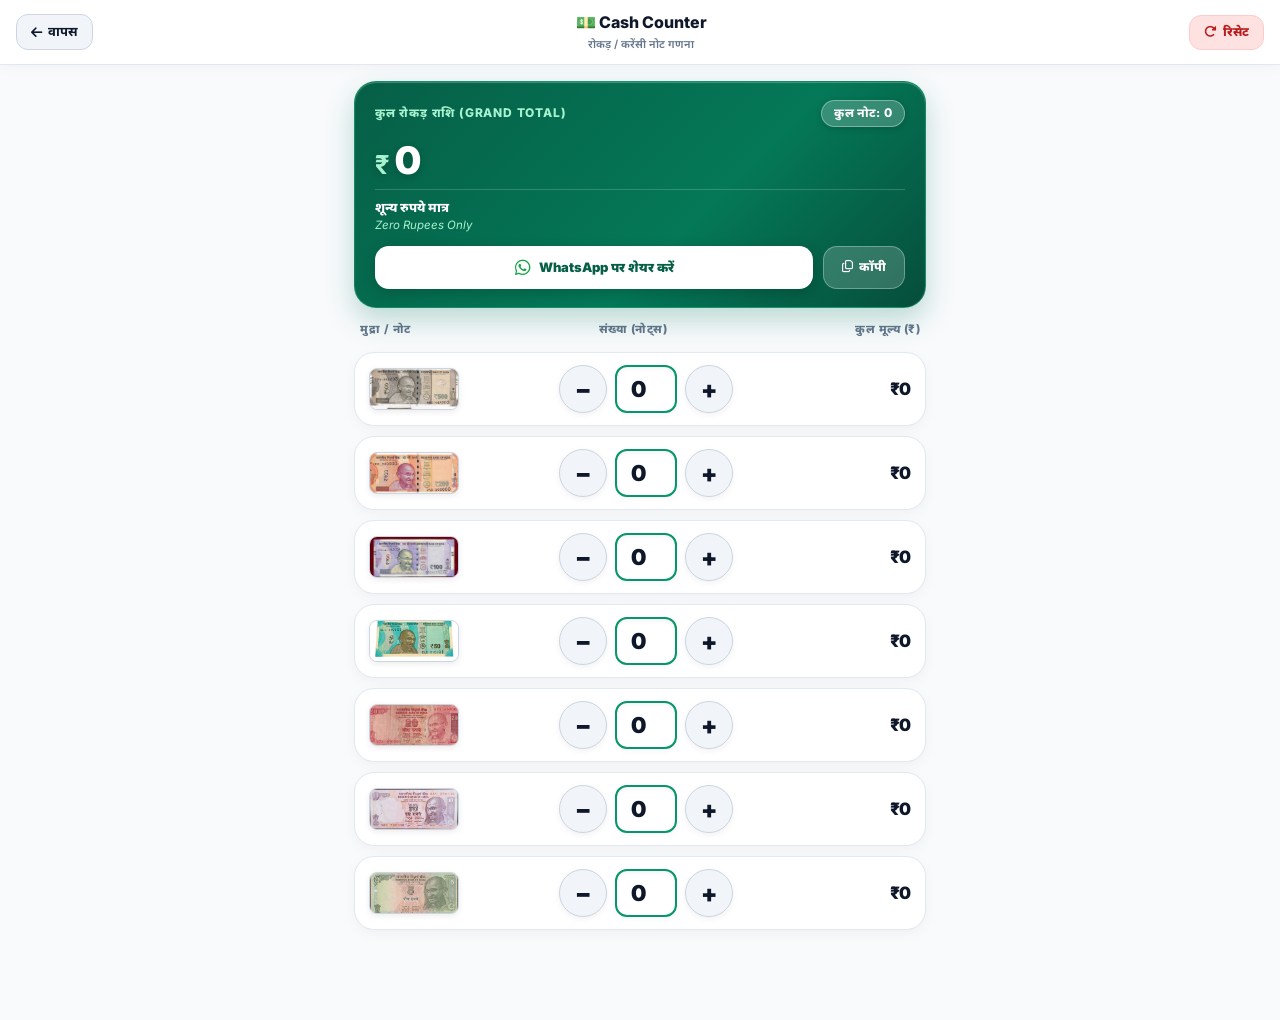
<file: cash-counter.html>
<!DOCTYPE html>
<html lang="hi">
<head>
  <meta charset="UTF-8">
  <meta name="viewport" content="width=device-width, initial-scale=1.0, maximum-scale=1.0, user-scalable=no">
  <title>Cash Counter - रोकड़ गणना | युवा शक्ति ग्रुप</title>
  
  <meta name="apple-mobile-web-app-capable" content="yes">
  <meta name="apple-mobile-web-app-status-bar-style" content="default">
  <meta name="theme-color" content="#ffffff">
  
  <link rel="stylesheet" href="https://cdnjs.cloudflare.com/ajax/libs/font-awesome/6.4.2/css/all.min.css">
  <link rel="preconnect" href="https://fonts.googleapis.com">
  <link rel="preconnect" href="https://fonts.gstatic.com" crossorigin>
  <link href="https://fonts.googleapis.com/css2?family=Inter:wght@400;500;600;700;800;900&family=Noto+Sans+Devanagari:wght@400;500;600;700;800;900&display=swap" rel="stylesheet">
  <script src="notes_data.js"></script>
  
  <style>
    * { box-sizing: border-box; margin: 0; padding: 0; font-family: 'Inter', 'Noto Sans Devanagari', -apple-system, sans-serif; -webkit-tap-highlight-color: transparent; }
    
    body {
      background: #f8fafc;
      color: #0f172a;
      min-height: 100vh;
      display: flex;
      flex-direction: column;
      overflow-x: hidden;
      -webkit-font-smoothing: antialiased;
    }

    /* Top Sticky Header Bar (Clean White) */
    .header {
      position: sticky;
      top: 0;
      z-index: 100;
      background: rgba(255, 255, 255, 0.96);
      backdrop-filter: blur(20px);
      -webkit-backdrop-filter: blur(20px);
      border-bottom: 1px solid #e2e8f0;
      padding: 12px 16px;
      display: flex;
      justify-content: space-between;
      align-items: center;
      box-shadow: 0 2px 12px rgba(0, 0, 0, 0.04);
    }
    .back-btn {
      border: 1px solid #cbd5e1;
      background: #f1f5f9;
      color: #0f172a;
      padding: 8px 14px;
      border-radius: 12px;
      font-weight: 700;
      font-size: 13px;
      cursor: pointer;
      display: flex;
      align-items: center;
      gap: 6px;
      text-decoration: none;
      transition: transform 0.15s ease, background 0.15s ease;
    }
    .back-btn:active {
      transform: scale(0.95);
      background: #e2e8f0;
    }
    .reset-btn {
      border: 1px solid #fecaca;
      background: #fee2e2;
      color: #b91c1c;
      padding: 8px 14px;
      border-radius: 12px;
      font-weight: 800;
      font-size: 12.5px;
      cursor: pointer;
      display: flex;
      align-items: center;
      gap: 6px;
      transition: transform 0.15s ease, background 0.15s ease;
    }
    .reset-btn:active {
      transform: scale(0.95);
      background: #fca5a5;
    }

    .container {
      padding: 16px 14px 90px 14px;
      max-width: 600px;
      margin: 0 auto;
      width: 100%;
      display: flex;
      flex-direction: column;
      gap: 14px;
    }

    /* Grand Total Emerald Panel */
    .grand-total-card {
      background: linear-gradient(135deg, #065f46 0%, #047857 60%, #064e3b 100%);
      border: 1.5px solid rgba(52, 211, 153, 0.35);
      border-radius: 22px;
      padding: 18px 20px;
      box-shadow: 0 12px 28px rgba(4, 120, 87, 0.25), inset 0 1px 1px rgba(255, 255, 255, 0.25);
      position: relative;
      overflow: hidden;
    }
    .total-title {
      font-size: 12px;
      color: #a7f3d0;
      font-weight: 800;
      text-transform: uppercase;
      letter-spacing: 0.8px;
    }
    .notes-count-badge {
      background: rgba(255, 255, 255, 0.2);
      border: 1px solid rgba(255, 255, 255, 0.35);
      color: #ffffff;
      padding: 4px 12px;
      border-radius: 9999px;
      font-size: 12px;
      font-weight: 800;
      letter-spacing: 0.2px;
      box-shadow: 0 2px 6px rgba(0, 0, 0, 0.15);
    }
    .grand-amount-wrap {
      margin: 10px 0 6px 0;
      font-size: 38px;
      font-weight: 900;
      letter-spacing: -0.5px;
      display: flex;
      align-items: baseline;
      gap: 6px;
      color: #ffffff;
      text-shadow: 0 2px 8px rgba(0, 0, 0, 0.2);
    }

    /* Giant Counter Row Card (Clean White) */
    .counter-row {
      background: #ffffff;
      border: 1.5px solid #e2e8f0;
      border-radius: 20px;
      padding: 12px 14px;
      display: flex;
      align-items: center;
      justify-content: space-between;
      gap: 8px;
      box-shadow: 0 4px 14px rgba(0, 0, 0, 0.04);
      transition: transform 0.15s ease, border-color 0.15s ease, box-shadow 0.15s ease;
    }
    .counter-row:focus-within {
      border-color: #059669;
      box-shadow: 0 6px 18px rgba(5, 150, 105, 0.12);
    }

    /* Miniature Banknote Graphic Container */
    .note-thumb-wrap {
      width: 90px;
      height: 42px;
      border-radius: 8px;
      overflow: hidden;
      flex-shrink: 0;
      border: 1.5px solid #cbd5e1;
      box-shadow: 0 2px 6px rgba(0, 0, 0, 0.08);
      background: #f8fafc;
      display: flex;
      align-items: center;
      justify-content: center;
    }
    .banknote-img {
      width: 100%;
      height: 100%;
      object-fit: cover;
      display: block;
    }

    /* Oversized Touch-Friendly Controls */
    .controls-wrap {
      display: flex;
      align-items: center;
      gap: 8px;
      flex-shrink: 0;
    }
    .giant-step-btn {
      width: 48px;
      height: 48px;
      min-width: 48px;
      min-height: 48px;
      border-radius: 50%;
      border: 1.8px solid #cbd5e1;
      background: #f1f5f9;
      color: #0f172a;
      font-size: 24px;
      font-weight: 900;
      cursor: pointer;
      display: flex;
      align-items: center;
      justify-content: center;
      box-shadow: 0 2px 6px rgba(0, 0, 0, 0.06);
      transition: transform 0.1s ease, background 0.1s ease, box-shadow 0.1s ease;
      touch-action: manipulation;
      user-select: none;
    }
    .giant-step-btn:active {
      transform: scale(0.92);
      background: #e2e8f0;
      box-shadow: 0 1px 3px rgba(0, 0, 0, 0.1);
    }

    /* High-contrast White Quantity Box with Emerald Border */
    .quantity-box {
      width: 62px;
      height: 48px;
      border-radius: 12px;
      background: #ffffff;
      color: #0f172a;
      font-size: 22px;
      font-weight: 900;
      text-align: center;
      border: 2.2px solid #059669;
      outline: none;
      box-shadow: inset 0 2px 4px rgba(0, 0, 0, 0.05), 0 2px 6px rgba(0, 0, 0, 0.04);
      transition: border-color 0.15s ease, box-shadow 0.15s ease;
    }
    .quantity-box:focus {
      border-color: #047857;
      box-shadow: 0 0 0 3px rgba(5, 150, 105, 0.2);
    }

    /* Right Calculated Total */
    .row-total-val {
      min-width: 78px;
      text-align: right;
      font-weight: 900;
      font-size: 17px;
      color: #0f172a;
      flex-shrink: 0;
      letter-spacing: -0.3px;
    }

    /* Table Column Header */
    .table-header {
      display: flex;
      justify-content: space-between;
      align-items: center;
      padding: 0 6px;
      font-size: 11.5px;
      font-weight: 800;
      color: #64748b;
      text-transform: uppercase;
      letter-spacing: 0.5px;
    }

    #toast {
      position: fixed;
      bottom: 24px;
      left: 50%;
      transform: translateX(-50%);
      background: rgba(15, 23, 42, 0.95);
      border: 1px solid rgba(255, 255, 255, 0.15);
      color: white;
      padding: 10px 20px;
      border-radius: 30px;
      font-size: 13px;
      font-weight: 700;
      display: none;
      z-index: 1000;
      box-shadow: 0 10px 25px rgba(0, 0, 0, 0.25);
    }

    @media (max-width: 380px) {
      .note-thumb-wrap { width: 75px; height: 36px; }
      .giant-step-btn { width: 42px; height: 42px; min-width: 42px; min-height: 42px; font-size: 20px; }
      .quantity-box { width: 54px; height: 42px; font-size: 20px; }
      .row-total-val { font-size: 15px; min-width: 66px; }
      .grand-amount-wrap { font-size: 32px; }
    }
  </style>
</head>
<body>

  <!-- Top Sticky Header Bar -->
  <div class="header">
    <a href="index.html" class="back-btn">
      <i class="fa-solid fa-arrow-left"></i> <span>वापस</span>
    </a>
    <div style="text-align:center;">
      <h3 style="margin:0; font-size:16px; font-weight:800; color:#0f172a; display:flex; align-items:center; justify-content:center; gap:6px;">
        <span>💵 Cash Counter</span>
      </h3>
      <span style="font-size:11px; color:#64748b; font-weight:600;">रोकड़ / करेंसी नोट गणना</span>
    </div>
    <button onclick="resetAll()" class="reset-btn">
      <i class="fa-solid fa-rotate-right"></i> <span>रिसेट</span>
    </button>
  </div>

  <div class="container">
    <!-- Grand Total Emerald Panel -->
    <div class="grand-total-card">
      <div style="display:flex; justify-content:space-between; align-items:center;">
        <span class="total-title">कुल रोकड़ राशि (GRAND TOTAL)</span>
        <span id="totalNotesBadge" class="notes-count-badge">कुल नोट: 0</span>
      </div>
      <div class="grand-amount-wrap">
        <span style="font-size:26px; font-weight:700; color:#a7f3d0;">₹</span>
        <span id="grandTotalDisplay">0</span>
      </div>
      
      <!-- Number to Words Display -->
      <div style="border-top:1px solid rgba(255,255,255,0.18); padding-top:8px; margin-top:6px;">
        <div id="wordsHindi" style="font-size:13px; font-weight:800; color:#ffffff; line-height:1.4;">शून्य रुपये मात्र</div>
        <div id="wordsEnglish" style="font-size:11.5px; color:#a7f3d0; font-style:italic; margin-top:2px;">Zero Rupees Only</div>
      </div>

      <!-- Action Buttons -->
      <div style="display:flex; gap:10px; margin-top:14px;">
        <button onclick="shareWA()" style="flex:1; border:none; background:#ffffff; color:#065f46; padding:12px; border-radius:14px; font-weight:900; font-size:13px; cursor:pointer; display:flex; align-items:center; justify-content:center; gap:8px; box-shadow:0 4px 14px rgba(0,0,0,0.18);">
          <i class="fa-brands fa-whatsapp" style="font-size:18px; color:#16a34a;"></i> <span>WhatsApp पर शेयर करें</span>
        </button>
        <button onclick="copySummary()" style="border:1px solid rgba(255,255,255,0.3); background:rgba(255,255,255,0.18); color:#ffffff; padding:12px 18px; border-radius:14px; font-weight:800; font-size:12.5px; cursor:pointer; display:flex; align-items:center; gap:6px;">
          <i class="fa-regular fa-copy"></i> <span>कॉपी</span>
        </button>
      </div>
    </div>

    <!-- Table Header Labels -->
    <div class="table-header">
      <span>मुद्रा / नोट</span>
      <span style="text-align:center;">संख्या (नोट्स)</span>
      <span style="text-align:right;">कुल मूल्य (₹)</span>
    </div>

    <!-- Giant Counter Rows (White Cards) -->
    <div style="display:flex; flex-direction:column; gap:10px;">

      <!-- ₹500 -->
      <div class="counter-row">
        <div class="note-thumb-wrap">
          <img id="img_500" alt="₹500" class="banknote-img">
        </div>
        <div class="controls-wrap">
          <button type="button" class="giant-step-btn" onclick="step(500, -1)">−</button>
          <input type="number" id="in_500" value="0" min="0" oninput="calc()" class="quantity-box">
          <button type="button" class="giant-step-btn" onclick="step(500, 1)">+</button>
        </div>
        <div class="row-total-val">₹<span id="row_500">0</span></div>
      </div>

      <!-- ₹200 -->
      <div class="counter-row">
        <div class="note-thumb-wrap">
          <img id="img_200" alt="₹200" class="banknote-img">
        </div>
        <div class="controls-wrap">
          <button type="button" class="giant-step-btn" onclick="step(200, -1)">−</button>
          <input type="number" id="in_200" value="0" min="0" oninput="calc()" class="quantity-box">
          <button type="button" class="giant-step-btn" onclick="step(200, 1)">+</button>
        </div>
        <div class="row-total-val">₹<span id="row_200">0</span></div>
      </div>

      <!-- ₹100 -->
      <div class="counter-row">
        <div class="note-thumb-wrap">
          <img id="img_100" alt="₹100" class="banknote-img">
        </div>
        <div class="controls-wrap">
          <button type="button" class="giant-step-btn" onclick="step(100, -1)">−</button>
          <input type="number" id="in_100" value="0" min="0" oninput="calc()" class="quantity-box">
          <button type="button" class="giant-step-btn" onclick="step(100, 1)">+</button>
        </div>
        <div class="row-total-val">₹<span id="row_100">0</span></div>
      </div>

      <!-- ₹50 -->
      <div class="counter-row">
        <div class="note-thumb-wrap">
          <img id="img_50" alt="₹50" class="banknote-img">
        </div>
        <div class="controls-wrap">
          <button type="button" class="giant-step-btn" onclick="step(50, -1)">−</button>
          <input type="number" id="in_50" value="0" min="0" oninput="calc()" class="quantity-box">
          <button type="button" class="giant-step-btn" onclick="step(50, 1)">+</button>
        </div>
        <div class="row-total-val">₹<span id="row_50">0</span></div>
      </div>

      <!-- ₹20 -->
      <div class="counter-row">
        <div class="note-thumb-wrap">
          <img id="img_20" alt="₹20" class="banknote-img">
        </div>
        <div class="controls-wrap">
          <button type="button" class="giant-step-btn" onclick="step(20, -1)">−</button>
          <input type="number" id="in_20" value="0" min="0" oninput="calc()" class="quantity-box">
          <button type="button" class="giant-step-btn" onclick="step(20, 1)">+</button>
        </div>
        <div class="row-total-val">₹<span id="row_20">0</span></div>
      </div>

      <!-- ₹10 -->
      <div class="counter-row">
        <div class="note-thumb-wrap">
          <img id="img_10" alt="₹10" class="banknote-img">
        </div>
        <div class="controls-wrap">
          <button type="button" class="giant-step-btn" onclick="step(10, -1)">−</button>
          <input type="number" id="in_10" value="0" min="0" oninput="calc()" class="quantity-box">
          <button type="button" class="giant-step-btn" onclick="step(10, 1)">+</button>
        </div>
        <div class="row-total-val">₹<span id="row_10">0</span></div>
      </div>

      <!-- ₹5 -->
      <div class="counter-row">
        <div class="note-thumb-wrap">
          <img id="img_5" alt="₹5" class="banknote-img">
        </div>
        <div class="controls-wrap">
          <button type="button" class="giant-step-btn" onclick="step(5, -1)">−</button>
          <input type="number" id="in_5" value="0" min="0" oninput="calc()" class="quantity-box">
          <button type="button" class="giant-step-btn" onclick="step(5, 1)">+</button>
        </div>
        <div class="row-total-val">₹<span id="row_5">0</span></div>
      </div>

    </div>
  </div>

  <div id="toast"></div>

  <script>
    const DENOMS = [500, 200, 100, 50, 20, 10, 5];

    // Populate images from window.NOTE_IMAGES or fallback
    function initNoteImages() {
      DENOMS.forEach(d => {
        const el = document.getElementById(`img_${d}`);
        if (el) {
          if (window.NOTE_IMAGES && window.NOTE_IMAGES[d]) {
            el.src = window.NOTE_IMAGES[d];
          } else {
            el.src = `notes/note_${d}.webp`;
            el.onerror = function() {
              this.src = `assets/notes/note_${d}.webp`;
            };
          }
        }
      });
    }

    if (document.readyState === "loading") {
      document.addEventListener("DOMContentLoaded", initNoteImages);
    } else {
      initNoteImages();
    }

    function showToast(msg) {
      const t = document.getElementById("toast");
      t.innerText = msg;
      t.style.display = "block";
      setTimeout(() => { t.style.display = "none"; }, 2500);
    }

    function step(denom, change) {
      const el = document.getElementById(`in_${denom}`);
      let v = parseInt(el.value, 10) || 0;
      v = Math.max(0, v + change);
      el.value = v;
      calc();
    }

    function calc() {
      let total = 0;
      let notes = 0;

      DENOMS.forEach(d => {
        const cnt = parseInt(document.getElementById(`in_${d}`).value, 10) || 0;
        const sub = d * cnt;
        total += sub;
        notes += cnt;
        document.getElementById(`row_${d}`).innerText = sub.toLocaleString('en-IN');
      });

      document.getElementById("grandTotalDisplay").innerText = total.toLocaleString('en-IN');
      document.getElementById("totalNotesBadge").innerText = `कुल नोट: ${notes.toLocaleString('en-IN')}`;
      document.getElementById("wordsHindi").innerText = numToWordsHindi(total);
      document.getElementById("wordsEnglish").innerText = numToWordsEnglish(total);
    }

    function resetAll() {
      DENOMS.forEach(d => { document.getElementById(`in_${d}`).value = 0; });
      calc();
      showToast("🔄 रिसेट हो गया");
    }

    function numToWordsHindi(num) {
      if (!num || num <= 0) return "शून्य रुपये मात्र";
      const ones = ["", "एक", "दो", "तीन", "चार", "पाँच", "छह", "सात", "आठ", "नौ", "दस",
        "ग्यारह", "बारह", "तेरह", "चौदह", "पंद्रह", "सोलह", "सत्रह", "अठारह", "उन्नीस", "बीस",
        "इक्कीस", "बाईस", "तेईस", "चौबीस", "पच्चीस", "छब्बीस", "सत्ताईस", "अट्ठाइस", "उनतीस", "तीस",
        "इकत्तीस", "बत्तीस", "तैंतीस", "चौंतीस", "पैंतीस", "छत्तीस", "सैंतीस", "अड़तीस", "उनतालीस", "चालीस",
        "इकतालीस", "बयालीस", "तैंतालीस", "चवालीस", "पैंतालीस", "छियालीस", "सैंतालीस", "अड़तालीस", "उनचास", "पचास",
        "इक्यावन", "बावन", "तिरेपन", "चौवन", "पचपन", "छप्पन", "सत्तावन", "अट्ठावन", "उनसठ", "साठ",
        "इकसठ", "बासठ", "तिरेसठ", "चौंसठ", "पैंसठ", "छियासठ", "सरसठ", "अड़सठ", "उनहत्तर", "सत्तर",
        "इकहत्तर", "बहत्तर", "तिहत्तर", "चौहत्तर", "पचहत्तर", "छिहत्तर", "सतहत्तर", "अठहत्तर", "उन्नासी", "अस्सी",
        "इक्यासी", "बयासी", "तिरासी", "चौरासी", "पचासी", "छियासी", "सत्तासी", "अट्ठासी", "नवासी", "नब्बे",
        "इक्यानवे", "बानवे", "तिरानवे", "चौरानवे", "पंचानवे", "छियानवे", "सत्तानवे", "अट्ठानवे", "निन्यानवे"];

      let words = "";
      const cr = Math.floor(num / 10000000); num %= 10000000;
      const lk = Math.floor(num / 100000); num %= 100000;
      const th = Math.floor(num / 1000); num %= 1000;
      const hu = Math.floor(num / 100); num %= 100;
      const rem = num;

      if (cr > 0) words += (ones[cr] || cr) + " करोड़ ";
      if (lk > 0) words += (ones[lk] || lk) + " लाख ";
      if (th > 0) words += (ones[th] || th) + " हजार ";
      if (hu > 0) words += (ones[hu] || hu) + " सौ ";
      if (rem > 0) words += (ones[rem] || rem) + " ";
      return words.trim() + " रुपये मात्र";
    }

    function numToWordsEnglish(num) {
      if (!num || num <= 0) return "Zero Rupees Only";
      const a = ["", "One", "Two", "Three", "Four", "Five", "Six", "Seven", "Eight", "Nine", "Ten", "Eleven", "Twelve", "Thirteen", "Fourteen", "Fifteen", "Sixteen", "Seventeen", "Eighteen", "Nineteen"];
      const b = ["", "", "Twenty", "Thirty", "Forty", "Fifty", "Sixty", "Seventy", "Eighty", "Ninety"];
      function inWords(n) {
        if (n < 20) return a[n];
        const digit = n % 10;
        return b[Math.floor(n / 10)] + (digit ? " " + a[digit] : "");
      }
      let str = "";
      const cr = Math.floor(num / 10000000); num %= 10000000;
      const lk = Math.floor(num / 100000); num %= 100000;
      const th = Math.floor(num / 1000); num %= 1000;
      const hu = Math.floor(num / 100); num %= 100;
      const rem = num;
      if (cr > 0) str += inWords(cr) + " Crore ";
      if (lk > 0) str += inWords(lk) + " Lakh ";
      if (th > 0) str += inWords(th) + " Thousand ";
      if (hu > 0) str += inWords(hu) + " Hundred ";
      if (rem > 0) str += inWords(rem) + " ";
      return str.trim() + " Rupees Only";
    }

    function getSummary() {
      let lines = [];
      let total = 0;
      let notes = 0;
      DENOMS.forEach(d => {
        const cnt = parseInt(document.getElementById(`in_${d}`).value, 10) || 0;
        if (cnt > 0) {
          const sub = d * cnt;
          total += sub;
          notes += cnt;
          lines.push(`₹${d} × ${cnt} = ₹${sub.toLocaleString('en-IN')}`);
        }
      });
      const today = new Date().toLocaleDateString('hi-IN', { day: 'numeric', month: 'long', year: 'numeric' });
      return `💵 *युवा शक्ति ग्रुप • कैश काउंटर (रोकड़ गणना)* 💵\n📅 दिनांक: ${today}\n━━━━━━━━━━━━━━━━━━━━\n${lines.length ? lines.join('\n') : 'कोई नोट दर्ज नहीं'}\n━━━━━━━━━━━━━━━━━━━━\n🔢 *कुल नोट / सिक्के:* ${notes}\n💰 *कुल रोकड़ राशि:* ₹${total.toLocaleString('en-IN')}/-\n📝 *शब्दों में:* ${numToWordsHindi(total)}\n(${numToWordsEnglish(total)})\n━━━━━━━━━━━━━━━━━━━━\nयुवा शक्ति ग्रुप (भाटी परिवार • कुचेरा)`;
    }

    function shareWA() {
      const txt = getSummary();
      window.open(`https://api.whatsapp.com/send?text=${encodeURIComponent(txt)}`, "_blank");
    }

    function copySummary() {
      const txt = getSummary();
      if (navigator.clipboard && navigator.clipboard.writeText) {
        navigator.clipboard.writeText(txt).then(() => showToast("✅ विवरण कॉपी हो गया!"));
      } else {
        showToast("कॉपी समर्थित नहीं है");
      }
    }
  </script>
</body>
</html>
</file>
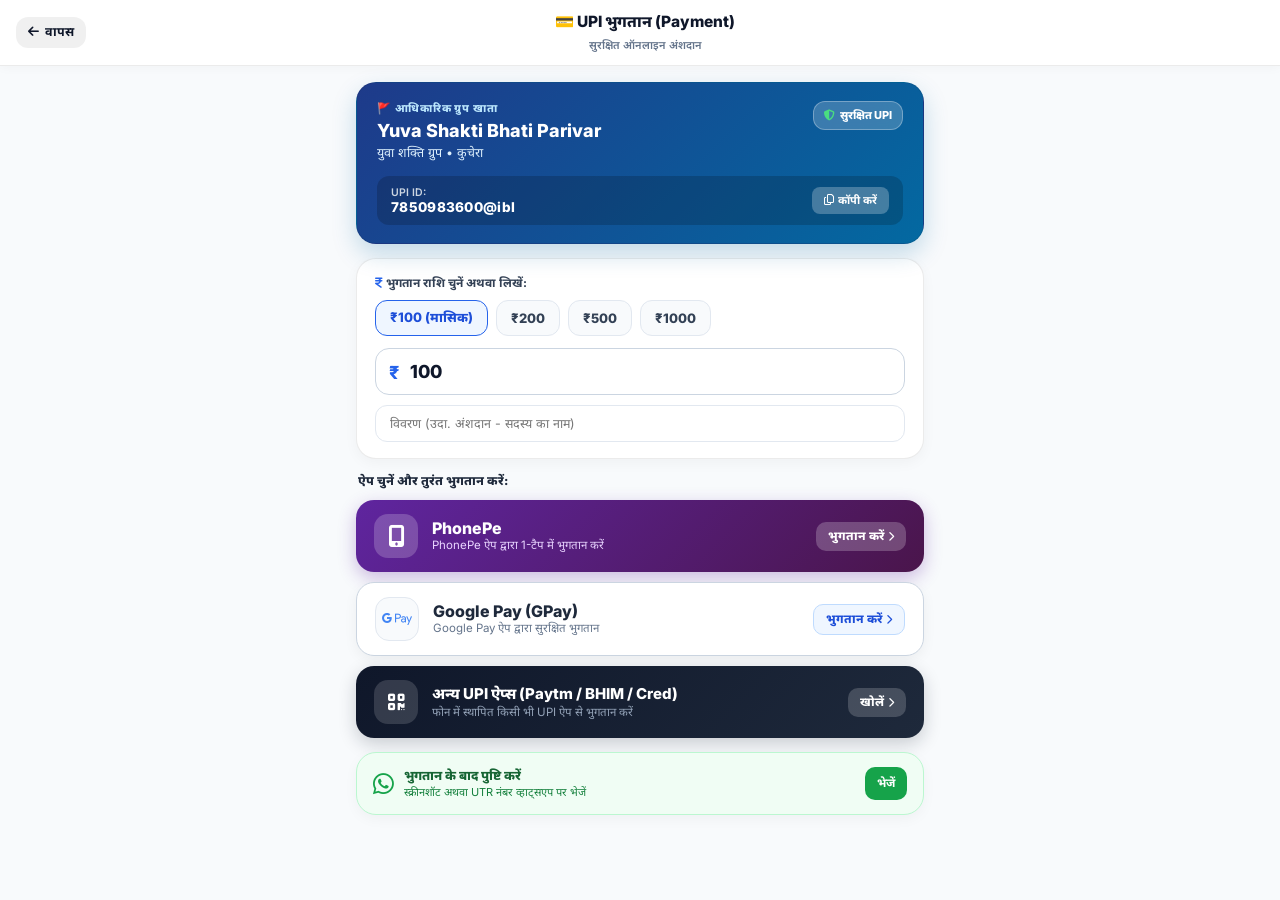
<file: payment-methods.html>
<!DOCTYPE html>
<html lang="hi">
<head>
  <meta charset="UTF-8">
  <meta name="viewport" content="width=device-width, initial-scale=1.0, maximum-scale=1.0, user-scalable=no">
  <title>UPI भुगतान - युवा शक्ति ग्रुप</title>
  
  <meta name="apple-mobile-web-app-capable" content="yes">
  <meta name="apple-mobile-web-app-status-bar-style" content="black-translucent">
  <meta name="theme-color" content="#1e40af">
  
  <link rel="stylesheet" href="https://cdnjs.cloudflare.com/ajax/libs/font-awesome/6.4.2/css/all.min.css">
  <link rel="preconnect" href="https://fonts.googleapis.com">
  <link rel="preconnect" href="https://fonts.gstatic.com" crossorigin>
  <link href="https://fonts.googleapis.com/css2?family=Inter:wght@400;500;600;700;800;900&family=Noto+Sans+Devanagari:wght@400;500;600;700;800&display=swap" rel="stylesheet">
  
  <style>
    * { box-sizing: border-box; margin: 0; padding: 0; font-family: 'Inter', 'Noto Sans Devanagari', -apple-system, sans-serif; }
    body { background: #f8fafc; color: #0f172a; min-height: 100vh; display: flex; flex-direction: column; }
    .header { position: sticky; top: 0; z-index: 100; background: rgba(255, 255, 255, 0.95); backdrop-filter: blur(20px); -webkit-backdrop-filter: blur(20px); border-bottom: 1px solid rgba(0, 0, 0, 0.08); padding: 12px 16px; display: flex; justify-content: space-between; align-items: center; box-shadow: 0 2px 10px rgba(0,0,0,0.03); }
    .back-btn { border: none; background: rgba(0,0,0,0.06); color: #0f172a; padding: 7px 12px; border-radius: 12px; font-weight: 700; font-size: 12.5px; cursor: pointer; display: flex; align-items: center; gap: 6px; text-decoration: none; }
    .container { padding: 16px 16px 80px 16px; max-width: 600px; margin: 0 auto; width: 100%; display: flex; flex-direction: column; gap: 14px; }
    .card { background: white; border-radius: 20px; border: 1px solid rgba(0,0,0,0.08); box-shadow: 0 4px 14px rgba(0,0,0,0.04); }
    .pill-btn { border: 1.5px solid #e2e8f0; background: #f8fafc; color: #334155; padding: 8px 14px; border-radius: 12px; font-weight: 800; font-size: 13px; cursor: pointer; transition: all 0.15s ease; }
    .pill-btn.active { border-color: #2563eb; background: #eff6ff; color: #1d4ed8; }
    .pay-btn { cursor: pointer; border-radius: 18px; padding: 14px 18px; display: flex; justify-content: space-between; align-items: center; transition: transform 0.15s ease; user-select: none; }
    .pay-btn:active { transform: scale(0.97); }
    #toast { position: fixed; bottom: 24px; left: 50%; transform: translateX(-50%); background: rgba(15,23,42,0.92); color: white; padding: 10px 18px; border-radius: 30px; font-size: 13px; font-weight: 700; display: none; z-index: 1000; box-shadow: 0 8px 20px rgba(0,0,0,0.2); }
  </style>
</head>
<body>

  <!-- Top Header -->
  <div class="header">
    <a href="index.html" class="back-btn">
      <i class="fa-solid fa-arrow-left"></i> <span>वापस</span>
    </a>
    <div style="text-align:center;">
      <h3 style="margin:0; font-size:15.5px; font-weight:800; color:#0f172a; display:flex; align-items:center; justify-content:center; gap:6px;">
        <span>💳 UPI भुगतान (Payment)</span>
      </h3>
      <span style="font-size:11px; color:#64748b; font-weight:600;">सुरक्षित ऑनलाइन अंशदान</span>
    </div>
    <div style="width:60px;"></div>
  </div>

  <div class="container">
    <!-- Receiver Card -->
    <div class="card" style="background:linear-gradient(135deg, #1e3a8a 0%, #0369a1 100%); color:white; padding:18px 20px; box-shadow:0 10px 25px rgba(3,105,161,0.22); position:relative; overflow:hidden;">
      <div style="display:flex; justify-content:space-between; align-items:flex-start;">
        <div>
          <div style="font-size:11px; color:#bae6fd; font-weight:800; text-transform:uppercase; letter-spacing:0.8px;">🚩 आधिकारिक ग्रुप खाता</div>
          <h2 style="margin:4px 0 2px 0; font-size:18px; font-weight:800; color:#ffffff;">Yuva Shakti Bhati Parivar</h2>
          <div style="font-size:12.5px; color:#e0f2fe; margin-top:4px;">युवा शक्ति ग्रुप • कुचेरा</div>
        </div>
        <div style="background:rgba(255,255,255,0.2); border:1px solid rgba(255,255,255,0.3); border-radius:12px; padding:6px 10px; font-size:11px; font-weight:800; display:flex; align-items:center; gap:5px; backdrop-filter:blur(8px);">
          <i class="fa-solid fa-shield-halved" style="color:#4ade80;"></i> <span>सुरक्षित UPI</span>
        </div>
      </div>

      <div style="margin-top:14px; background:rgba(0,0,0,0.18); border-radius:12px; padding:10px 14px; display:flex; justify-content:space-between; align-items:center;">
        <div>
          <div style="font-size:10.5px; color:#cbd5e1; font-weight:600;">UPI ID:</div>
          <div style="font-size:13.5px; font-weight:800; color:#ffffff; letter-spacing:0.3px;">7850983600@ibl</div>
        </div>
        <button onclick="copyUpi()" style="border:none; background:rgba(255,255,255,0.25); color:white; padding:6px 12px; border-radius:8px; font-size:11px; font-weight:700; cursor:pointer; display:flex; align-items:center; gap:4px;">
          <i class="fa-regular fa-copy"></i> <span>कॉपी करें</span>
        </button>
      </div>
    </div>

    <!-- Amount Card -->
    <div class="card" style="padding:16px 18px;">
      <label style="font-size:12px; font-weight:700; color:#334155; display:block; margin-bottom:8px;">
        <i class="fa-solid fa-indian-rupee-sign" style="color:#2563eb;"></i> भुगतान राशि चुनें अथवा लिखें:
      </label>
      
      <div style="display:flex; gap:8px; margin-bottom:12px; flex-wrap:wrap;">
        <button type="button" class="pill-btn active" onclick="setAmt(100, this)">₹100 (मासिक)</button>
        <button type="button" class="pill-btn" onclick="setAmt(200, this)">₹200</button>
        <button type="button" class="pill-btn" onclick="setAmt(500, this)">₹500</button>
        <button type="button" class="pill-btn" onclick="setAmt(1000, this)">₹1000</button>
      </div>

      <div style="position:relative; margin-bottom:10px;">
        <span style="position:absolute; left:14px; top:50%; transform:translateY(-50%); font-weight:800; font-size:18px; color:#2563eb;">₹</span>
        <input type="number" id="payAmount" value="100" min="1" placeholder="राशि लिखें" style="width:100%; box-sizing:border-box; padding:12px 14px 12px 34px; border-radius:14px; border:1.5px solid #cbd5e1; font-size:18px; font-weight:800; color:#0f172a; outline:none; background:white;">
      </div>

      <input type="text" id="payNote" placeholder="विवरण (उदा. अंशदान - सदस्य का नाम)" style="width:100%; box-sizing:border-box; padding:10px 14px; border-radius:12px; border:1px solid #e2e8f0; font-size:12.5px; color:#334155; outline:none; background:white;">
    </div>

    <!-- Payment Apps Selection -->
    <div style="display:flex; flex-direction:column; gap:10px;">
      <div style="font-size:12.5px; font-weight:800; color:#1e293b; padding:0 2px;">
        ऐप चुनें और तुरंत भुगतान करें:
      </div>

      <!-- PhonePe -->
      <div onclick="pay('phonepe')" class="pay-btn" style="background:linear-gradient(135deg, #5f259f 0%, #4a154b 100%); color:white; box-shadow:0 6px 18px rgba(95,37,159,0.3);">
        <div style="display:flex; align-items:center; gap:14px;">
          <div style="width:44px; height:44px; border-radius:14px; background:rgba(255,255,255,0.2); display:flex; align-items:center; justify-content:center; font-size:22px;">
            <i class="fa-solid fa-mobile-screen-button"></i>
          </div>
          <div>
            <div style="font-size:16px; font-weight:800;">PhonePe</div>
            <div style="font-size:11.5px; color:#e9d5ff;">PhonePe ऐप द्वारा 1-टैप में भुगतान करें</div>
          </div>
        </div>
        <div style="background:rgba(255,255,255,0.22); border-radius:10px; padding:6px 12px; font-size:12px; font-weight:800; display:flex; align-items:center; gap:4px;">
          <span>भुगतान करें</span> <i class="fa-solid fa-chevron-right" style="font-size:10px;"></i>
        </div>
      </div>

      <!-- Google Pay -->
      <div onclick="pay('gpay')" class="pay-btn" style="background:#ffffff; color:#1e293b; border:1.5px solid #cbd5e1; box-shadow:0 4px 14px rgba(0,0,0,0.05);">
        <div style="display:flex; align-items:center; gap:14px;">
          <div style="width:44px; height:44px; border-radius:14px; background:#f8fafc; border:1px solid #e2e8f0; display:flex; align-items:center; justify-content:center; font-size:24px;">
            <i class="fa-brands fa-google-pay" style="color:#4285f4;"></i>
          </div>
          <div>
            <div style="font-size:16px; font-weight:800;">Google Pay (GPay)</div>
            <div style="font-size:11.5px; color:#64748b;">Google Pay ऐप द्वारा सुरक्षित भुगतान</div>
          </div>
        </div>
        <div style="background:#eff6ff; color:#1d4ed8; border:1px solid #bfdbfe; border-radius:10px; padding:6px 12px; font-size:12px; font-weight:800; display:flex; align-items:center; gap:4px;">
          <span>भुगतान करें</span> <i class="fa-solid fa-chevron-right" style="font-size:10px;"></i>
        </div>
      </div>

      <!-- Any Other UPI App -->
      <div onclick="pay('other')" class="pay-btn" style="background:linear-gradient(135deg, #0f172a 0%, #1e293b 100%); color:white; box-shadow:0 6px 18px rgba(15,23,42,0.2);">
        <div style="display:flex; align-items:center; gap:14px;">
          <div style="width:44px; height:44px; border-radius:14px; background:rgba(255,255,255,0.15); display:flex; align-items:center; justify-content:center; font-size:19px;">
            <i class="fa-solid fa-qrcode"></i>
          </div>
          <div>
            <div style="font-size:15px; font-weight:800;">अन्य UPI ऐप्स (Paytm / BHIM / Cred)</div>
            <div style="font-size:11.5px; color:#94a3b8;">फोन में स्थापित किसी भी UPI ऐप से भुगतान करें</div>
          </div>
        </div>
        <div style="background:rgba(255,255,255,0.18); border-radius:10px; padding:6px 12px; font-size:12px; font-weight:800; display:flex; align-items:center; gap:4px;">
          <span>खोलें</span> <i class="fa-solid fa-chevron-right" style="font-size:10px;"></i>
        </div>
      </div>
    </div>

    <!-- WhatsApp Confirmation -->
    <div class="card" style="background:#f0fdf4; border:1px solid #bbf7d0; padding:14px 16px; display:flex; justify-content:space-between; align-items:center;">
      <div style="display:flex; align-items:center; gap:10px;">
        <i class="fa-brands fa-whatsapp" style="font-size:24px; color:#16a34a;"></i>
        <div>
          <div style="font-size:13px; font-weight:800; color:#166534;">भुगतान के बाद पुष्टि करें</div>
          <div style="font-size:11px; color:#15803d;">स्क्रीनशॉट अथवा UTR नंबर व्हाट्सएप पर भेजें</div>
        </div>
      </div>
      <button onclick="sendProof()" style="border:none; background:#16a34a; color:white; padding:8px 12px; border-radius:10px; font-weight:700; font-size:12px; cursor:pointer;">
        भेजें
      </button>
    </div>
  </div>

  <div id="toast"></div>

  <script>
    const UPI_ID = "7850983600@ibl";
    const UPI_NAME = "Yuva Shakti Bhati Parivar";

    function showToast(msg) {
      const t = document.getElementById("toast");
      t.innerText = msg;
      t.style.display = "block";
      setTimeout(() => { t.style.display = "none"; }, 2500);
    }

    function setAmt(val, btn) {
      document.getElementById("payAmount").value = val;
      document.querySelectorAll(".pill-btn").forEach(p => p.classList.remove("active"));
      if (btn) btn.classList.add("active");
    }

    function copyUpi() {
      if (navigator.clipboard && navigator.clipboard.writeText) {
        navigator.clipboard.writeText(UPI_ID).then(() => showToast("✅ UPI ID कॉपी हो गई!"));
      } else {
        showToast("UPI ID: " + UPI_ID);
      }
    }

    function pay(app) {
      const amt = parseFloat(document.getElementById("payAmount").value) || 100;
      const note = document.getElementById("payNote").value.trim() || "अमावस्या अंशदान";
      const q = `pa=${encodeURIComponent(UPI_ID)}&pn=${encodeURIComponent(UPI_NAME)}&am=${amt}&cu=INR&tn=${encodeURIComponent(note)}`;

      showToast("🚀 भुगतान शुरू हो रहा है...");
      if (app === 'phonepe') {
        window.location.href = `phonepe://pay?${q}`;
        setTimeout(() => { window.location.href = `upi://pay?${q}`; }, 800);
      } else if (app === 'gpay') {
        window.location.href = `gpay://upi/pay?${q}`;
        setTimeout(() => { window.location.href = `upi://pay?${q}`; }, 800);
      } else {
        window.location.href = `upi://pay?${q}`;
      }
    }

    function sendProof() {
      const amt = document.getElementById("payAmount").value || "100";
      const msg = `🚩 *युवा शक्ति ग्रुप अंशदान पुष्टि* 🚩\n\nप्रणाम रेवंतराम जी,\nमैंने ₹${amt}/- का अंशदान UPI द्वारा भेज दिया है।\nकृपया खाते में अपडेट करें। धन्यवाद!`;
      window.open(`https://wa.me/918696663615?text=${encodeURIComponent(msg)}`, "_blank");
    }
  </script>
</body>
</html>
</file>
